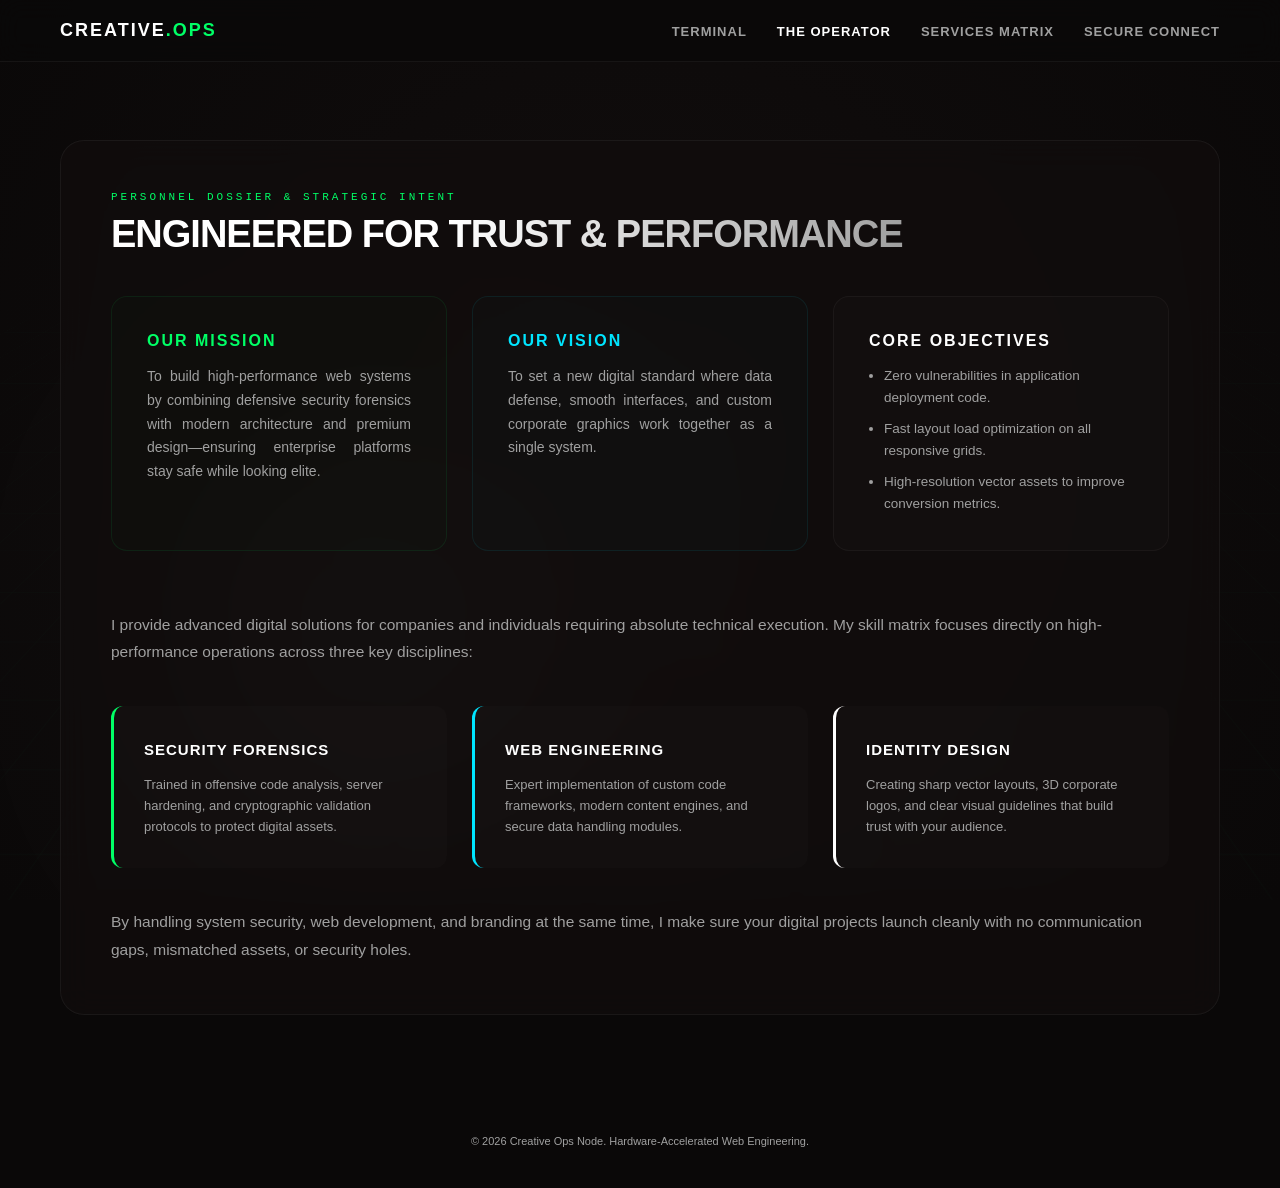
<file: about.html>
<!DOCTYPE html>
<html lang="en">
<head>
    <meta charset="UTF-8">
    <meta name="viewport" content="width=device-width, initial-scale=1.0">
    <title>The Operator | Mission & Objectives Matrix</title>
    <link rel="stylesheet" href="resort-style.css">
</head>
<body>

    <!-- 3D Background Matrix Elements -->
    <div class="space-3d-environment">
        <div class="cyber-grid-3d" style="background-size: 80px 80px; opacity: 0.35;"></div>
        <div class="geometric-node-3d" style="background: #FFF; bottom: 10%; left: 15%; opacity: 0.04;"></div>
    </div>

    <header>
        <div class="nav-container">
            <a href="index.html" class="logo">CREATIVE<span>.OPS</span></a>
            <nav>
                <ul>
                    <li><a href="index.html">Terminal</a></li>
                    <li><a href="about.html" class="active">The Operator</a></li>
                    <li><a href="services.html">Services Matrix</a></li>
                    <li><a href="contact.html">Secure Connect</a></li>
                </ul>
            </nav>
        </div>
    </header>

    <main class="main-perspective-viewport">
        <div class="interactive-3d-panel" id="threeDCard">
            <div class="tagline-matrix">Personnel Dossier & Strategic Intent</div>
            <h2 class="headline-matrix">Engineered for <span>Trust & Performance</span></h2>
            
            <!-- MISSION & VISION STRATEGIC CORE -->
            <div class="grid-matrix-three" style="margin-top: 40px; gap: 25px;">
                <div style="background: rgba(0, 255, 102, 0.01); padding: 35px; border-radius: 16px; border: 1px solid rgba(0, 255, 102, 0.08);">
                    <h3 style="color: var(--cyber-neon); font-size: 16px; text-transform: uppercase; letter-spacing: 2px; margin-bottom: 15px;">Our Mission</h3>
                    <p style="font-size: 14px; color: var(--text-muted); line-height: 1.7; text-align: justify;">
                        To build high-performance web systems by combining defensive security forensics with modern architecture and premium design—ensuring enterprise platforms stay safe while looking elite.
                    </p>
                </div>
                <div style="background: rgba(0, 229, 255, 0.01); padding: 35px; border-radius: 16px; border: 1px solid rgba(0, 229, 255, 0.08);">
                    <h3 style="color: var(--tech-blue); font-size: 16px; text-transform: uppercase; letter-spacing: 2px; margin-bottom: 15px;">Our Vision</h3>
                    <p style="font-size: 14px; color: var(--text-muted); line-height: 1.7; text-align: justify;">
                        To set a new digital standard where data defense, smooth interfaces, and custom corporate graphics work together as a single system.
                    </p>
                </div>
                <div style="background: rgba(255, 255, 255, 0.01); padding: 35px; border-radius: 16px; border: 1px solid rgba(255, 255, 255, 0.04);">
                    <h3 style="color: #FFF; font-size: 16px; text-transform: uppercase; letter-spacing: 2px; margin-bottom: 15px;">Core Objectives</h3>
                    <ul style="font-size: 13.5px; color: var(--text-muted); padding-left: 15px; line-height: 1.6;">
                        <li style="margin-bottom: 10px;">Zero vulnerabilities in application deployment code.</li>
                        <li style="margin-bottom: 10px;">Fast layout load optimization on all responsive grids.</li>
                        <li>High-resolution vector assets to improve conversion metrics.</li>
                    </ul>
                </div>
            </div>

            <div style="margin-top: 60px; color: var(--text-muted); font-size: 15.5px; line-height: 1.8;">
                <p style="margin-bottom: 30px;">
                    I provide advanced digital solutions for companies and individuals requiring absolute technical execution. My skill matrix focuses directly on high-performance operations across three key disciplines:
                </p>

                <div class="grid-matrix-three" style="margin-top: 40px; margin-bottom: 40px;">
                    <div style="background: rgba(255,255,255,0.01); padding: 30px; border-radius: 12px; border-left: 3px solid var(--cyber-neon);">
                        <h4 style="color:#FFF; font-weight:800; text-transform:uppercase; margin-bottom:12px; font-size:15px; letter-spacing:1px;">Security Forensics</h4>
                        <p style="font-size:13px; line-height:1.6;">Trained in offensive code analysis, server hardening, and cryptographic validation protocols to protect digital assets.</p>
                    </div>
                    <div style="background: rgba(255,255,255,0.01); padding: 30px; border-radius: 12px; border-left: 3px solid var(--tech-blue);">
                        <h4 style="color:#FFF; font-weight:800; text-transform:uppercase; margin-bottom:12px; font-size:15px; letter-spacing:1px;">Web Engineering</h4>
                        <p style="font-size:13px; line-height:1.6;">Expert implementation of custom code frameworks, modern content engines, and secure data handling modules.</p>
                    </div>
                    <div style="background: rgba(255,255,255,0.01); padding: 30px; border-radius: 12px; border-left: 3px solid #FFF;">
                        <h4 style="color:#FFF; font-weight:800; text-transform:uppercase; margin-bottom:12px; font-size:15px; letter-spacing:1px;">Identity Design</h4>
                        <p style="font-size:13px; line-height:1.6;">Creating sharp vector layouts, 3D corporate logos, and clear visual guidelines that build trust with your audience.</p>
                    </div>
                </div>

                <p>
                    By handling system security, web development, and branding at the same time, I make sure your digital projects launch cleanly with no communication gaps, mismatched assets, or security holes.
                </p>
            </div>
        </div>
    </main>

    <footer>
        <p>&copy; 2026 Creative Ops Node. Hardware-Accelerated Web Engineering.</p>
    </footer>

    <script src="portfolio-engine.js"></script>
</body>
</html>
</file>
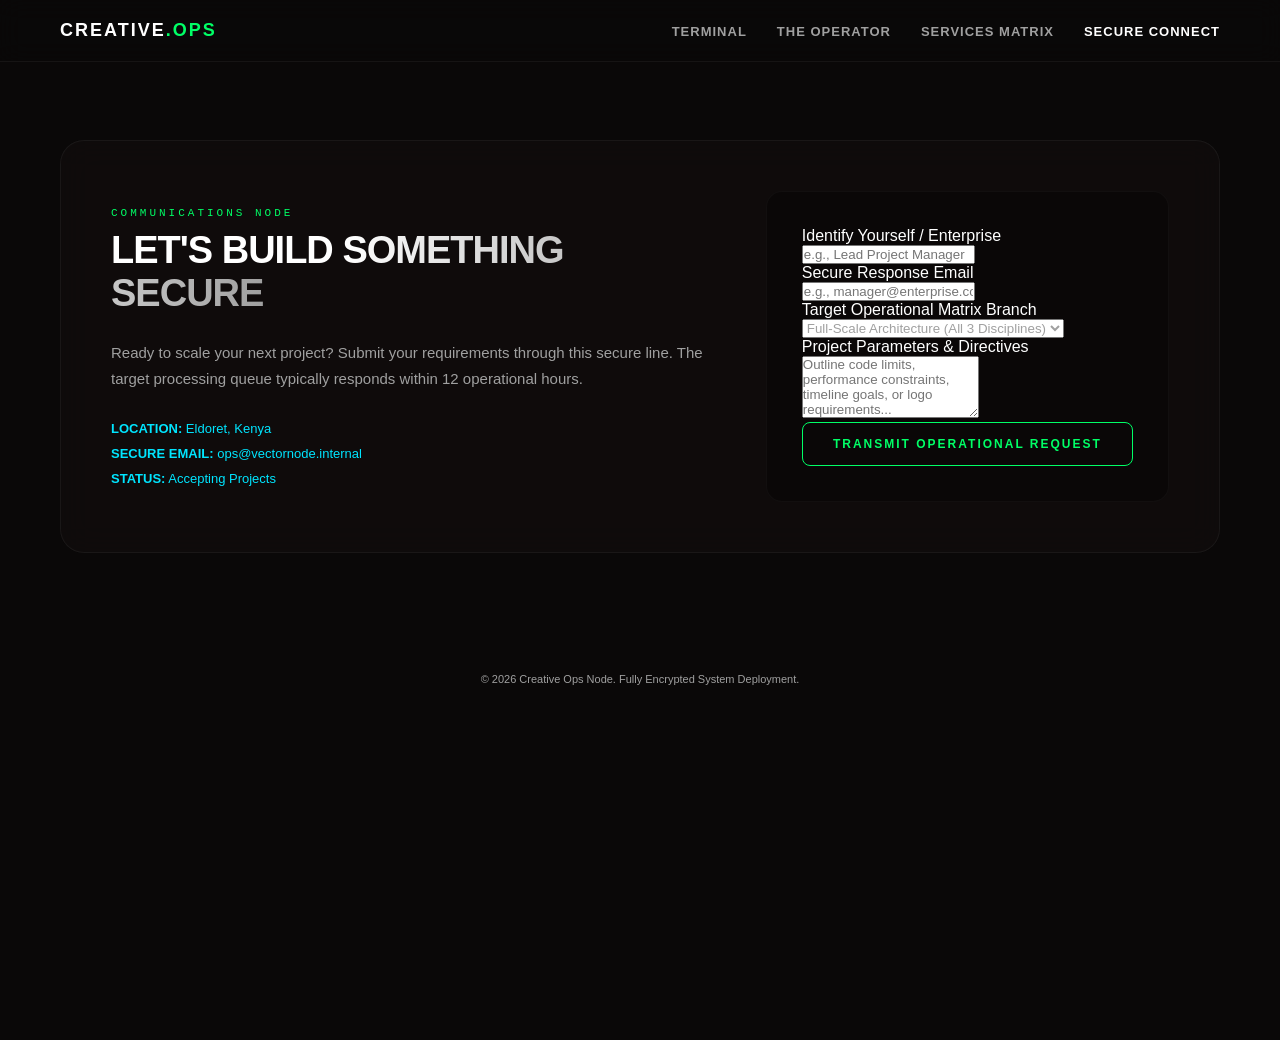
<file: contact.html>
<!DOCTYPE html>
<html lang="en">
<head>
    <meta charset="UTF-8">
    <meta name="viewport" content="width=device-width, initial-scale=1.0">
    <title>Secure Connect | Intake Portal</title>
    <link rel="stylesheet" href="resort-style.css">
</head>
<body>

    <header>
        <div class="nav-container">
            <a href="index.html" class="logo">CREATIVE<span>.OPS</span></a>
            <nav>
                <ul>
                    <li><a href="index.html">Terminal</a></li>
                    <li><a href="about.html">The Operator</a></li>
                    <li><a href="services.html">Services Matrix</a></li>
                    <li><a href="contact.html" class="active">Secure Connect</a></li>
                </ul>
            </nav>
        </div>
    </header>

    <main class="main-perspective-viewport" style="margin-top: 140px;">
        <div class="interactive-3d-panel split-matrix-two" id="threeDCard">
            
            <div>
                <div class="tagline-matrix">Communications Node</div>
                <h2 class="headline-matrix">Let's Build <span>Something Secure</span></h2>
                <p style="color: var(--text-muted); font-size: 15px; margin-bottom: 30px; line-height: 1.7;">
                    Ready to scale your next project? Submit your requirements through this secure line. The target processing queue typically responds within 12 operational hours.
                </p>
                
                <div style="font-family: monospace; font-size: 13px; color: var(--tech-blue);">
                    <p style="margin-bottom: 10px;"><strong>LOCATION:</strong> Eldoret, Kenya</p>
                    <p style="margin-bottom: 10px;"><strong>SECURE EMAIL:</strong> ops@vectornode.internal</p>
                    <p><strong>STATUS:</strong> Accepting Projects</p>
                </div>
            </div>

            <!-- Form Frame Elements -->
            <div style="background: rgba(0,0,0,0.3); border: 1px solid rgba(255,255,255,0.03); padding: 35px; border-radius: 16px;">
                <form id="cyberIntakeForm">
                    <div class="input-channel-row">
                        <label>Identify Yourself / Enterprise</label>
                        <input type="text" id="clientIdentity" class="cyber-terminal-input" placeholder="e.g., Lead Project Manager" required>
                    </div>
                    <div class="input-channel-row">
                        <label>Secure Response Email</label>
                        <input type="email" id="clientEmail" class="cyber-terminal-input" placeholder="e.g., manager@enterprise.com" required>
                    </div>
                    <div class="input-channel-row">
                        <label>Target Operational Matrix Branch</label>
                        <select id="clientBranch" class="cyber-terminal-input" style="color: var(--text-muted);" required>
                            <option value="Full Architecture System">Full-Scale Architecture (All 3 Disciplines)</option>
                            <option value="Cyber Security Audit">Cyber Security Vulnerability Audit</option>
                            <option value="Web Build Operation">Custom Web Application Build</option>
                            <option value="Graphics Identity Suite">Corporate Brand Identity & Graphics</option>
                        </select>
                    </div>
                    <div class="input-channel-row">
                        <label>Project Parameters & Directives</label>
                        <textarea id="clientBrief" class="cyber-terminal-input" rows="4" placeholder="Outline code limits, performance constraints, timeline goals, or logo requirements..."></textarea>
                    </div>
                    <button type="submit" class="btn-cyber-action" style="width: 100%;">Transmit Operational Request</button>
                </form>
            </div>

        </div>
    </main>

    <footer>
        <p>&copy; 2026 Creative Ops Node. Fully Encrypted System Deployment.</p>
    </footer>

    <script src="portfolio-engine.js"></script>
</body>
</html>
</file>
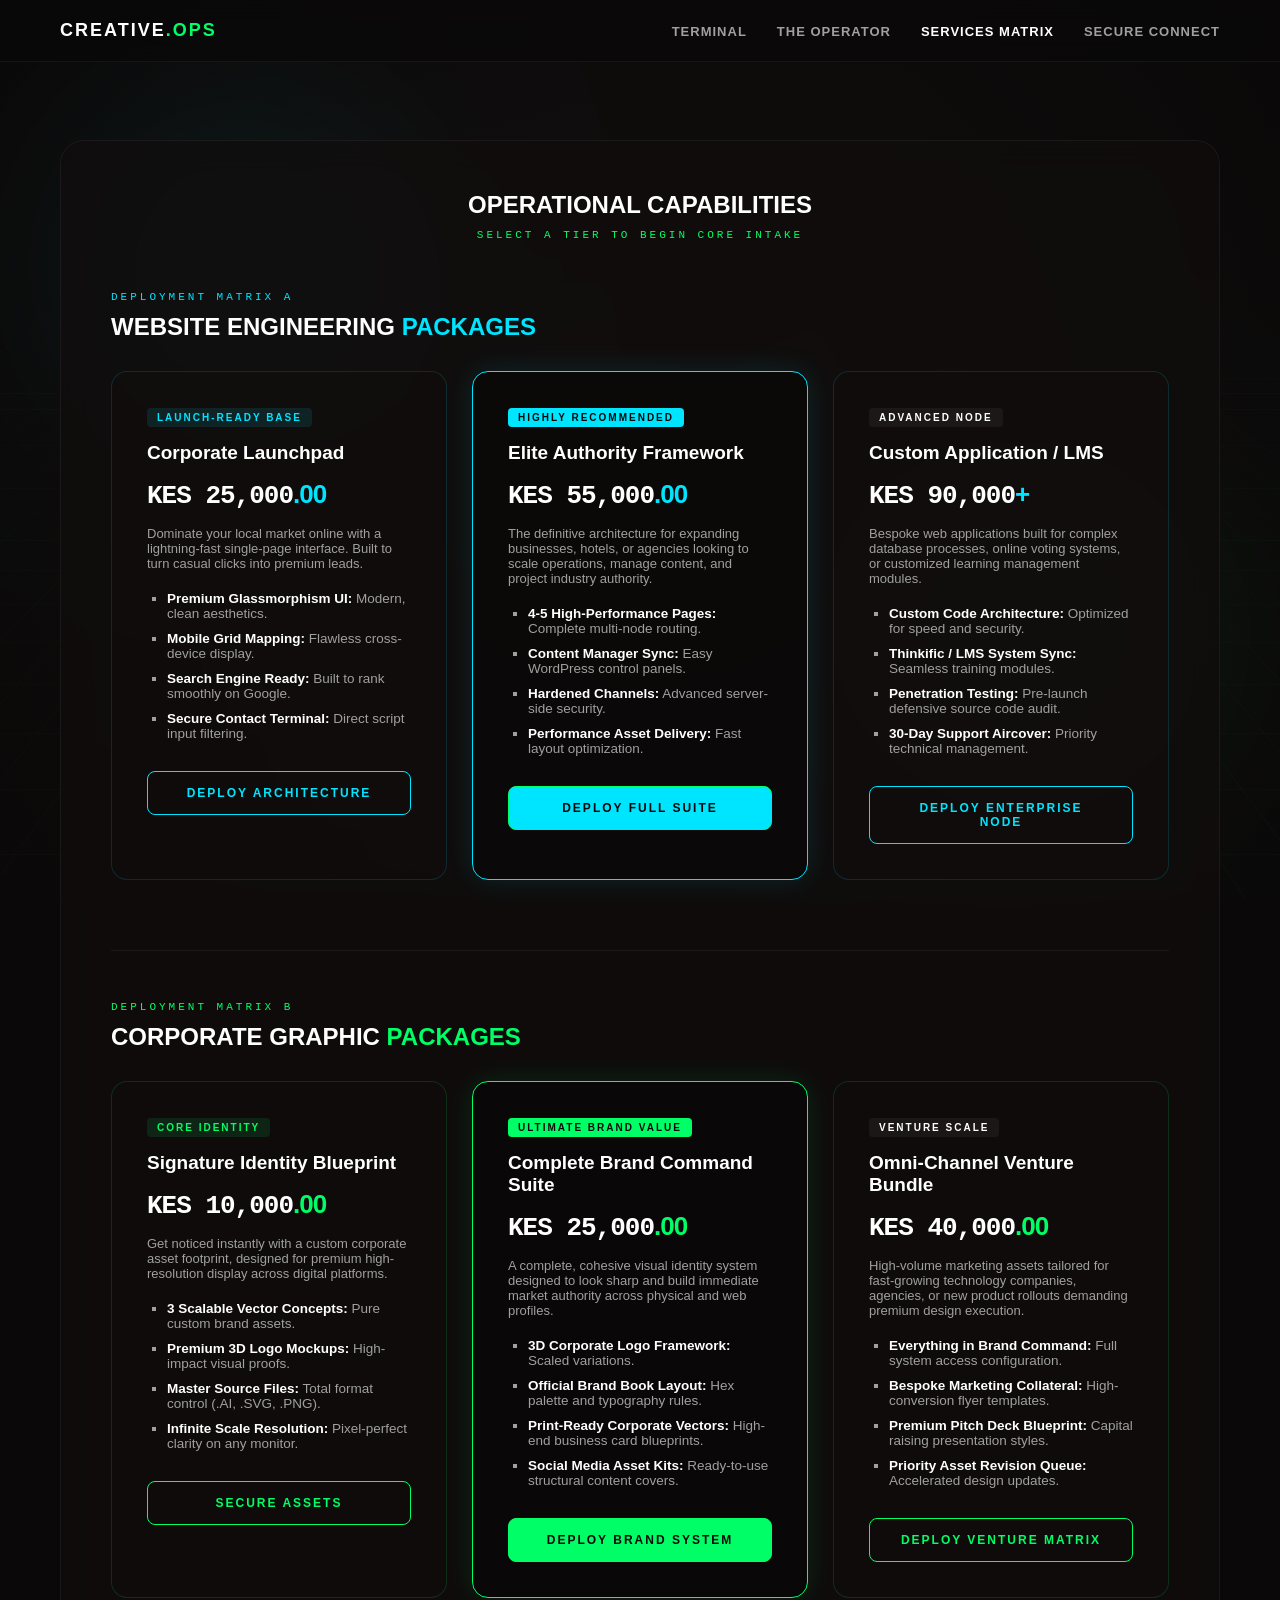
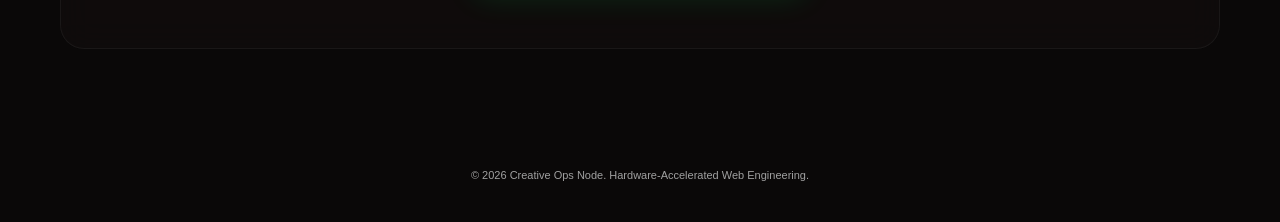
<file: services.html>
<!DOCTYPE html>
<html lang="en">
<head>
    <meta charset="UTF-8">
    <meta name="viewport" content="width=device-width, initial-scale=1.0">
    <title>Services Matrix & Pricing Packages | Custom Options</title>
    <link rel="stylesheet" href="resort-style.css">
    <style>
        .package-tier-list { margin: 20px 0 30px 0; padding-left: 20px; text-align: left; list-style: square; font-size: 13.5px; color: var(--text-muted); }
        .package-tier-list li { margin-bottom: 10px; }
        .package-price-tag { font-size: 26px; font-weight: 900; color: #FFF; margin: 15px 0; font-family: monospace; letter-spacing: -1px; }
    </style>
</head>
<body>

    <!-- 3D Background Matrix Elements -->
    <div class="space-3d-environment">
        <div class="cyber-grid-3d"></div>
        <div class="geometric-node-3d" style="background: var(--tech-blue); top: 10%; left: 5%; opacity: 0.06;"></div>
        <div class="geometric-node-3d" style="background: var(--cyber-neon); bottom: 10%; right: 5%; opacity: 0.06;"></div>
    </div>

    <header>
        <div class="nav-container">
            <a href="index.html" class="logo">CREATIVE<span>.OPS</span></a>
            <nav>
                <ul>
                    <li><a href="index.html">Terminal</a></li>
                    <li><a href="about.html">The Operator</a></li>
                    <li><a href="services.html" class="active">Services Matrix</a></li>
                    <li><a href="contact.html">Secure Connect</a></li>
                </ul>
            </nav>
        </div>
    </header>

    <main class="main-perspective-viewport">
        <div class="interactive-3d-panel" id="threeDCard">
            <h2 class="section-headline" style="text-align: center; margin-bottom: 10px; font-weight:900; text-transform:uppercase;">Operational <span>Capabilities</span></h2>
            <div class="tagline-matrix" style="text-align: center; margin-bottom: 50px;">Select a Tier to Begin Core Intake</div>

            <!-- SECTION A: WEBSITE CONFIGURATIONS (QUANTUM BLUE THEME) -->
            <div id="web-packages" style="margin-top: 40px; margin-bottom: 70px;">
                <div class="tagline-matrix" style="color: var(--tech-blue);">Deployment Matrix A</div>
                <h3 style="font-size: 24px; font-weight: 800; text-transform: uppercase; margin-bottom: 30px;">Website Engineering <span style="color: var(--tech-blue);">Packages</span></h3>
                
                <div class="grid-matrix-three">
                    <!-- Web Tier 1 -->
                    <div class="service-deployment-node" style="border-color: rgba(0, 229, 255, 0.15);">
                        <div class="pitch-badge" style="background: rgba(0, 229, 255, 0.1); color: var(--tech-blue);">Launch-Ready Base</div>
                        <h4 style="font-size: 19px; font-weight: 800;">Corporate Launchpad</h4>
                        <div class="package-price-tag">KES 25,000<span style="color: var(--tech-blue);">.00</span></div>
                        <p style="font-size: 13px; color: var(--text-muted);">Dominate your local market online with a lightning-fast single-page interface. Built to turn casual clicks into premium leads.</p>
                        <ul class="package-tier-list">
                            <li><strong style="color: #FFF;">Premium Glassmorphism UI:</strong> Modern, clean aesthetics.</li>
                            <li><strong style="color: #FFF;">Mobile Grid Mapping:</strong> Flawless cross-device display.</li>
                            <li><strong style="color: #FFF;">Search Engine Ready:</strong> Built to rank smoothly on Google.</li>
                            <li><strong style="color: #FFF;">Secure Contact Terminal:</strong> Direct script input filtering.</li>
                        </ul>
                        <button class="btn-cyber-action" style="width: 100%; border-color: var(--tech-blue); color: var(--tech-blue);" onclick="engageService('Web Package: Corporate Launchpad')">Deploy Architecture</button>
                    </div>

                    <!-- Web Tier 2 (FEATURED TIER) -->
                    <div class="service-deployment-node" style="border-color: var(--tech-blue); box-shadow: 0 0 30px rgba(0, 229, 255, 0.12); background: rgba(0,0,0,0.35);">
                        <div class="pitch-badge" style="background: var(--tech-blue); color: var(--deep-obsidian); font-weight: 900;">Highly Recommended</div>
                        <h4 style="font-size: 19px; font-weight: 800;">Elite Authority Framework</h4>
                        <div class="package-price-tag">KES 55,000<span style="color: var(--tech-blue);">.00</span></div>
                        <p style="font-size: 13px; color: var(--text-muted);">The definitive architecture for expanding businesses, hotels, or agencies looking to scale operations, manage content, and project industry authority.</p>
                        <ul class="package-tier-list">
                            <li><strong style="color: #FFF;">4-5 High-Performance Pages:</strong> Complete multi-node routing.</li>
                            <li><strong style="color: #FFF;">Content Manager Sync:</strong> Easy WordPress control panels.</li>
                            <li><strong style="color: #FFF;">Hardened Channels:</strong> Advanced server-side security.</li>
                            <li><strong style="color: #FFF;">Performance Asset Delivery:</strong> Fast layout optimization.</li>
                        </ul>
                        <button class="btn-cyber-action" style="width: 100%; background: var(--tech-blue); color: var(--deep-obsidian);" onclick="engageService('Web Package: Elite Authority Framework')">Deploy Full Suite</button>
                    </div>

                    <!-- Web Tier 3 -->
                    <div class="service-deployment-node" style="border-color: rgba(0, 229, 255, 0.15);">
                        <div class="pitch-badge" style="background: rgba(255,255,255,0.05); color: #FFF;">Advanced Node</div>
                        <h4 style="font-size: 19px; font-weight: 800;">Custom Application / LMS</h4>
                        <div class="package-price-tag">KES 90,000<span style="color: var(--tech-blue);">+</span></div>
                        <p style="font-size: 13px; color: var(--text-muted);">Bespoke web applications built for complex database processes, online voting systems, or customized learning management modules.</p>
                        <ul class="package-tier-list">
                            <li><strong style="color: #FFF;">Custom Code Architecture:</strong> Optimized for speed and security.</li>
                            <li><strong style="color: #FFF;">Thinkific / LMS System Sync:</strong> Seamless training modules.</li>
                            <li><strong style="color: #FFF;">Penetration Testing:</strong> Pre-launch defensive source code audit.</li>
                            <li><strong style="color: #FFF;">30-Day Support Aircover:</strong> Priority technical management.</li>
                        </ul>
                        <button class="btn-cyber-action" style="width: 100%; border-color: var(--tech-blue); color: var(--tech-blue);" onclick="engageService('Web Package: Custom App System')">Deploy Enterprise Node</button>
                    </div>
                </div>
            </div>

            <hr style="border: 0; border-top: 1px solid var(--border-hull); margin: 50px 0;">

            <!-- SECTION B: GRAPHIC BLUEPRINTS (CYBERPUNK VOLT THEME) -->
            <div id="graphics-packages" style="margin-top: 50px;">
                <div class="tagline-matrix" style="color: var(--cyber-neon);">Deployment Matrix B</div>
                <h3 style="font-size: 24px; font-weight: 800; text-transform: uppercase; margin-bottom: 30px;">Corporate Graphic <span style="color: var(--cyber-neon);">Packages</span></h3>
                
                <div class="grid-matrix-three">
                    <!-- Graphic Tier 1 -->
                    <div class="service-deployment-node" style="border-color: rgba(0, 255, 102, 0.15);">
                        <div class="pitch-badge" style="background: rgba(0, 255, 102, 0.1); color: var(--cyber-neon);">Core Identity</div>
                        <h4 style="font-size: 19px; font-weight: 800;">Signature Identity Blueprint</h4>
                        <div class="package-price-tag">KES 10,000<span style="color: var(--cyber-neon);">.00</span></div>
                        <p style="font-size: 13px; color: var(--text-muted);">Get noticed instantly with a custom corporate asset footprint, designed for premium high-resolution display across digital platforms.</p>
                        <ul class="package-tier-list">
                            <li><strong style="color: #FFF;">3 Scalable Vector Concepts:</strong> Pure custom brand assets.</li>
                            <li><strong style="color: #FFF;">Premium 3D Logo Mockups:</strong> High-impact visual proofs.</li>
                            <li><strong style="color: #FFF;">Master Source Files:</strong> Total format control (.AI, .SVG, .PNG).</li>
                            <li><strong style="color: #FFF;">Infinite Scale Resolution:</strong> Pixel-perfect clarity on any monitor.</li>
                        </ul>
                        <button class="btn-cyber-action" style="width: 100%;" onclick="engageService('Graphics Package: Signature Identity')">Secure Assets</button>
                    </div>

                    <!-- Graphic Tier 2 (FEATURED TIER) -->
                    <div class="service-deployment-node" style="border-color: var(--cyber-neon); box-shadow: 0 0 30px rgba(0, 255, 102, 0.12); background: rgba(0,0,0,0.35);">
                        <div class="pitch-badge" style="background: var(--cyber-neon); color: var(--deep-obsidian); font-weight: 900;">Ultimate Brand Value</div>
                        <h4 style="font-size: 19px; font-weight: 800;">Complete Brand Command Suite</h4>
                        <div class="package-price-tag">KES 25,000<span style="color: var(--cyber-neon);">.00</span></div>
                        <p style="font-size: 13px; color: var(--text-muted);">A complete, cohesive visual identity system designed to look sharp and build immediate market authority across physical and web profiles.</p>
                        <ul class="package-tier-list">
                            <li><strong style="color: #FFF;">3D Corporate Logo Framework:</strong> Scaled variations.</li>
                            <li><strong style="color: #FFF;">Official Brand Book Layout:</strong> Hex palette and typography rules.</li>
                            <li><strong style="color: #FFF;">Print-Ready Corporate Vectors:</strong> High-end business card blueprints.</li>
                            <li><strong style="color: #FFF;">Social Media Asset Kits:</strong> Ready-to-use structural content covers.</li>
                        </ul>
                        <button class="btn-cyber-action" style="width: 100%; background: var(--cyber-neon); color: var(--deep-obsidian);" onclick="engageService('Graphics Package: Complete Brand Command')">Deploy Brand System</button>
                    </div>

                    <!-- Graphic Tier 3 -->
                    <div class="service-deployment-node" style="border-color: rgba(0, 255, 102, 0.15);">
                        <div class="pitch-badge" style="background: rgba(255,255,255,0.05); color: #FFF;">Venture Scale</div>
                        <h4 style="font-size: 19px; font-weight: 800;">Omni-Channel Venture Bundle</h4>
                        <div class="package-price-tag">KES 40,000<span style="color: var(--cyber-neon);">.00</span></div>
                        <p style="font-size: 13px; color: var(--text-muted);">High-volume marketing assets tailored for fast-growing technology companies, agencies, or new product rollouts demanding premium design execution.</p>
                        <ul class="package-tier-list">
                            <li><strong style="color: #FFF;">Everything in Brand Command:</strong> Full system access configuration.</li>
                            <li><strong style="color: #FFF;">Bespoke Marketing Collateral:</strong> High-conversion flyer templates.</li>
                            <li><strong style="color: #FFF;">Premium Pitch Deck Blueprint:</strong> Capital raising presentation styles.</li>
                            <li><strong style="color: #FFF;">Priority Asset Revision Queue:</strong> Accelerated design updates.</li>
                        </ul>
                        <button class="btn-cyber-action" style="width: 100%;" onclick="engageService('Graphics Package: Omni-Channel Bundle')">Deploy Venture Matrix</button>
                    </div>
                </div>
            </div>

        </div>
    </main>

    <footer>
        <p>&copy; 2026 Creative Ops Node. Hardware-Accelerated Web Engineering.</p>
    </footer>

    <script src="portfolio-engine.js"></script>
</body>
</html>
</file>
<file: resort-style.css>
:root {
    --deep-obsidian: #0A0808;
    --card-hull: rgba(18, 14, 14, 0.7);
    --border-hull: rgba(255, 255, 255, 0.05);
    --cyber-neon: #00FF66; /* Volt Green for High-Assurance / Graphics Tiers */
    --tech-blue: #00E5FF;  /* Quantum Blue for Web Systems / Infrastructure */
    --text-pure: #FFFFFF;
    --text-muted: #A0A0A0;
    --cyber-glow: rgba(0, 255, 102, 0.2);
}

* {
    box-sizing: border-box;
    margin: 0;
    padding: 0;
    font-family: -apple-system, BlinkMacSystemFont, "Segoe UI", Roboto, sans-serif;
}

body {
    background-color: var(--deep-obsidian);
    color: var(--text-pure);
    overflow-x: hidden;
    min-height: 100vh;
}

/* ==========================================================================
   HARDWARE-ACCELERATED 3D GRAPHICS BACKGROUND MATRIX
   ========================================================================== */
.space-3d-environment {
    position: fixed;
    top: 0; left: 0; width: 100vw; height: 100vh;
    z-index: -1;
    overflow: hidden;
    perspective: 800px;
    background: radial-gradient(circle at 50% 50%, #120E0E 0%, #0A0808 100%);
}

.cyber-grid-3d {
    position: absolute;
    width: 200vw; height: 200vh;
    top: -50vh; left: -50vw;
    background-image: 
        linear-gradient(to right, rgba(0, 255, 102, 0.03) 1px, transparent 1px),
        linear-gradient(to bottom, rgba(0, 255, 102, 0.03) 1px, transparent 1px);
    background-size: 60px 60px;
    transform: rotateX(60deg) translateZ(-200px);
    opacity: 0.6;
    animation: gridStream 140s linear infinite;
}

.geometric-node-3d {
    position: absolute;
    width: 350px; height: 350px;
    border-radius: 50%;
    filter: blur(90px);
    mix-blend-mode: screen;
    opacity: 0.1;
    transform-style: preserve-3d;
    animation: float3DMatrix 20s infinite alternate ease-in-out;
}

@keyframes gridStream {
    0% { background-position: 0 0; }
    100% { background-position: 0 4000px; }
}

@keyframes float3DMatrix {
    0% { transform: translate3d(0, 0, 0) scale(1); }
    100% { transform: translate3d(4vw, 5vh, 80px) scale(1.15); }
}

/* Navigation Structure */
header {
    position: fixed;
    top: 0; left: 0; width: 100%;
    background: rgba(10, 8, 8, 0.75);
    backdrop-filter: blur(12px);
    border-bottom: 1px solid var(--border-hull);
    z-index: 1000;
}
.nav-container {
    max-width: 1200px;
    margin: 0 auto;
    padding: 20px;
    display: flex;
    justify-content: space-between;
    align-items: center;
}
.logo {
    color: #FFF; font-weight: 800; text-decoration: none; letter-spacing: 2px; font-size: 18px;
}
.logo span { color: var(--cyber-neon); }
nav ul { display: flex; list-style: none; gap: 30px; }
nav a { color: var(--text-muted); text-decoration: none; font-size: 13px; text-transform: uppercase; font-weight: 700; letter-spacing: 1px; transition: 0.3s; }
nav a:hover, nav a.active { color: #FFF; }

/* 3D Panel Viewport Layouts */
.main-perspective-viewport {
    max-width: 1200px;
    margin: 140px auto 60px auto;
    padding: 0 20px;
    perspective: 1000px;
}
.interactive-3d-panel {
    background: var(--card-hull);
    border: 1px solid var(--border-hull);
    backdrop-filter: blur(16px);
    border-radius: 24px;
    padding: 50px;
    transform-style: preserve-3d;
    transition: transform 0.1s ease-out;
}
.split-matrix-two {
    display: grid;
    grid-template-columns: 1.2fr 0.8fr;
    gap: 50px;
    align-items: center;
}
.grid-matrix-three {
    display: grid;
    grid-template-columns: repeat(3, 1fr);
    gap: 25px;
}

/* Typography & Accent Badges */
.tagline-matrix {
    font-family: monospace; font-size: 11px; text-transform: uppercase; letter-spacing: 3px; color: var(--cyber-neon); margin-bottom: 10px;
}
.headline-matrix {
    font-size: 38px; font-weight: 900; letter-spacing: -1px; margin-bottom: 25px; text-transform: uppercase;
}
.headline-matrix span {
    background: linear-gradient(90deg, #FFF, var(--text-muted)); -webkit-background-clip: text; -webkit-text-fill-color: transparent;
}
.pitch-badge {
    display: inline-block; font-size: 10px; font-weight: 800; text-transform: uppercase; letter-spacing: 2px; padding: 4px 10px; border-radius: 4px; margin-bottom: 15px;
}

/* Interactive Components */
.service-deployment-node {
    background: rgba(18, 14, 14, 0.4);
    border: 1px solid var(--border-hull);
    padding: 35px;
    border-radius: 16px;
    transition: all 0.4s cubic-bezier(0.16, 1, 0.3, 1);
}
.service-deployment-node:hover {
    border-color: rgba(255,255,255,0.15);
    transform: translateY(-5px);
}
.node-icon-tray { font-family: monospace; font-size: 12px; font-weight: 800; margin-bottom: 15px; }

.btn-cyber-action {
    display: inline-block; background: transparent; border: 1px solid var(--cyber-neon); color: var(--cyber-neon);
    padding: 14px 28px; font-size: 12px; font-weight: 800; text-transform: uppercase; letter-spacing: 2px;
    border-radius: 8px; cursor: pointer; text-decoration: none; text-align: center; transition: all 0.3s ease;
}
.btn-cyber-action:hover {
    background: rgba(0, 255, 102, 0.05); box-shadow: 0 0 20px var(--cyber-glow);
}

/* Metric Telemetry Row */
.metric-telemetry-row { display: flex; gap: 40px; margin-top: 40px; }
.telemetry-pod h4 { font-size: 28px; font-weight: 900; font-family: monospace; }
.telemetry-pod h4 span { color: var(--cyber-neon); }
.telemetry-pod p { font-size: 11px; text-transform: uppercase; color: var(--text-muted); letter-spacing: 1px; margin-top: 5px; }

footer { text-align: center; padding: 40px; font-family: monospace; font-size: 11px; color: var(--text-muted); margin-top: 80px; }

@media(max-width: 968px) {
    .split-matrix-two, .grid-matrix-three { grid-template-columns: 1fr; }
    .main-perspective-viewport { margin-top: 100px; }
}
</file>
